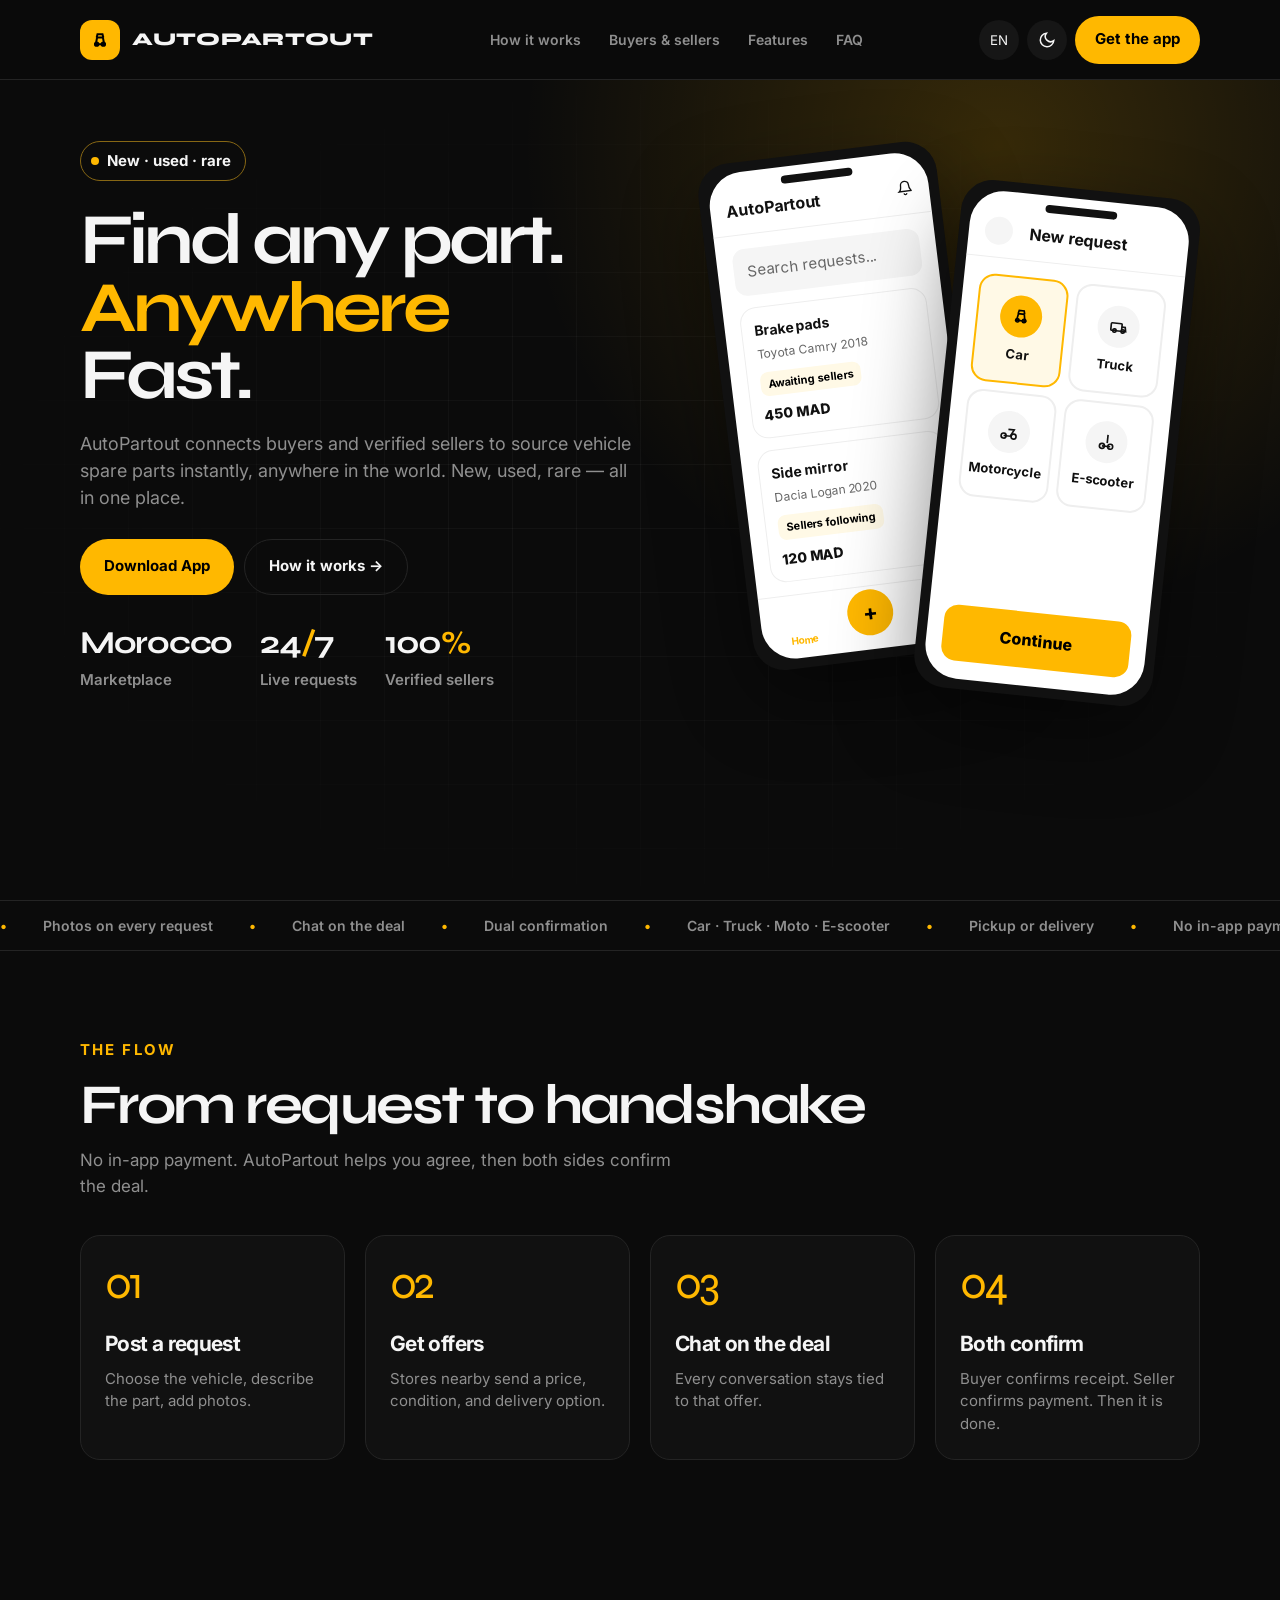
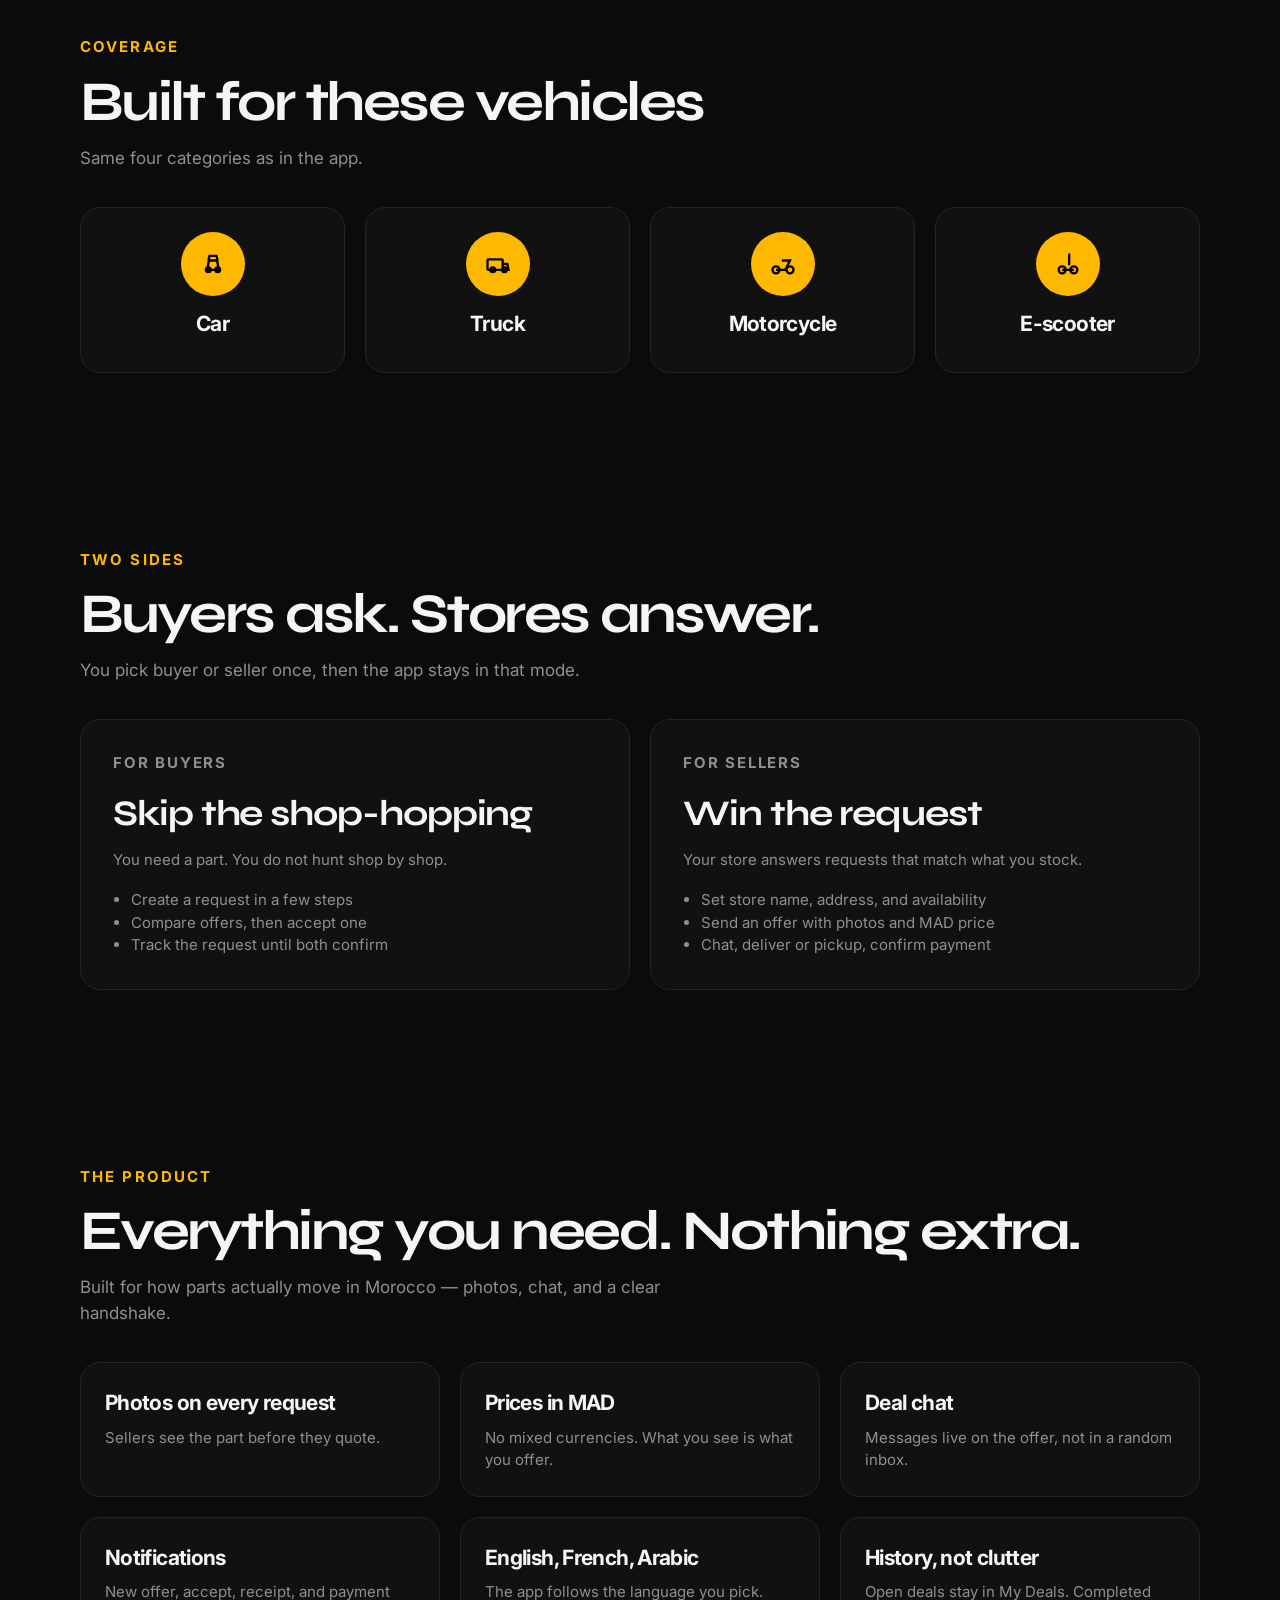
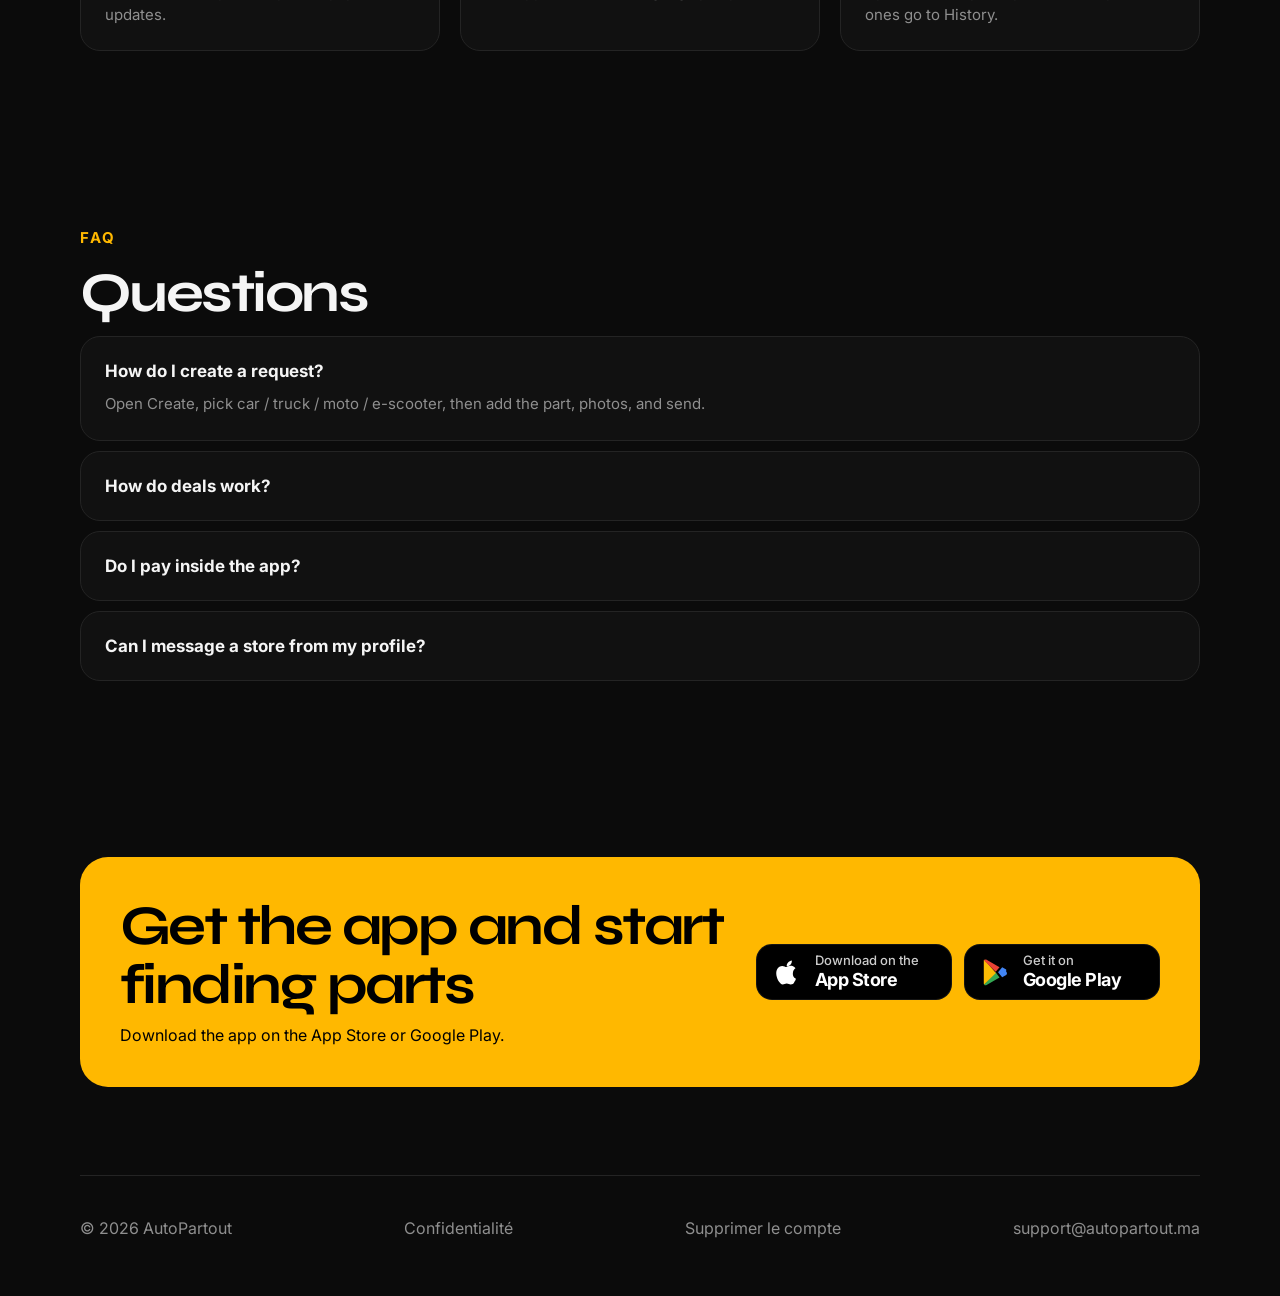
<file: index.html>
<!DOCTYPE html>
<html lang="fr" data-theme="dark">
  <head>
    <meta charset="UTF-8" />
    <meta name="viewport" content="width=device-width, initial-scale=1" />
    <title>AutoPartout — Find any part. Anywhere. Fast.</title>
    <meta
      name="description"
      content="AutoPartout connects buyers and verified sellers to source vehicle spare parts instantly, anywhere in the world. New, used, rare — all in one place."
    />
    <link rel="preconnect" href="https://fonts.googleapis.com" />
    <link rel="preconnect" href="https://fonts.gstatic.com" crossorigin />
    <link
      href="https://fonts.googleapis.com/css2?family=Inter:wght@400;500;600;700&family=Syne:wght@700;800&family=Tajawal:wght@400;500;700;800&display=swap"
      rel="stylesheet"
    />
    <link rel="stylesheet" href="./styles.css?v=9" />
  </head>
  <body>
    <header class="nav">
      <div class="wrap nav-inner">
        <a class="brand" href="#top">
          <span class="logo" aria-hidden="true">
            <svg width="20" height="20" viewBox="0 0 24 24" fill="none" stroke="currentColor" stroke-width="2.4">
              <path d="M5 17h14M7 17l1.5-8h7L17 17M8 9l1-4h6l1 4" />
              <circle cx="8" cy="17" r="2" />
              <circle cx="16" cy="17" r="2" />
            </svg>
          </span>
          AutoPartout
        </a>
        <nav class="nav-links">
          <a href="#how" data-i18n="nav.how"></a>
          <a href="#roles" data-i18n="nav.roles"></a>
          <a href="#features" data-i18n="nav.features"></a>
          <a href="#faq" data-i18n="nav.faq"></a>
        </nav>
        <div class="nav-actions">
          <div class="lang">
            <button class="lang-btn" id="langToggle" aria-label="Language">EN</button>
            <div class="lang-menu" id="langMenu">
              <button data-lang="en">English</button>
              <button data-lang="fr">Francais</button>
              <button data-lang="ar">العربية</button>
            </div>
          </div>
          <button class="icon-btn" id="themeToggle" aria-label="Theme">
            <svg width="18" height="18" viewBox="0 0 24 24" fill="none" stroke="currentColor" stroke-width="2">
              <path d="M21 12.8A9 9 0 1 1 11.2 3 7 7 0 0 0 21 12.8z" />
            </svg>
          </button>
          <a class="btn btn-primary" href="#download" data-i18n="nav.cta"></a>
          <button class="icon-btn menu-btn" id="menuBtn" aria-label="Menu">
            <svg width="18" height="18" viewBox="0 0 24 24" fill="none" stroke="currentColor" stroke-width="2">
              <path d="M4 7h16M4 12h16M4 17h16" />
            </svg>
          </button>
        </div>
      </div>
      <div class="wrap mobile-drawer" id="mobileNav">
        <a href="#how" data-i18n="nav.how"></a>
        <a href="#roles" data-i18n="nav.roles"></a>
        <a href="#features" data-i18n="nav.features"></a>
        <a href="#faq" data-i18n="nav.faq"></a>
        <a href="#download" data-i18n="nav.cta"></a>
      </div>
    </header>

    <main id="top">
      <section class="hero">
        <div class="wrap hero-grid">
          <div>
            <div class="kicker">
              <span class="kicker-dot"></span>
              <span data-i18n="hero.kicker"></span>
            </div>
            <h1>
              <span data-i18n="hero.t1"></span>
              <span class="accent" data-i18n="hero.t2"></span>
              <span data-i18n="hero.t3"></span>
            </h1>
            <p class="lead" data-i18n="hero.lead"></p>
            <div class="hero-actions">
              <a class="btn btn-primary btn-lg" href="#download" data-i18n="hero.cta"></a>
              <a class="btn btn-ghost btn-lg" href="#how" data-i18n="hero.secondary"></a>
            </div>
            <div class="stats">
              <div>
                <strong data-i18n="stats.s1v"></strong>
                <span class="stat-label" data-i18n="stats.s1l"></span>
              </div>
              <div>
                <strong dir="ltr">24<span class="stat-accent">/</span>7</strong>
                <span class="stat-label" data-i18n="stats.s2l"></span>
              </div>
              <div>
                <strong dir="ltr">100<span class="stat-accent">%</span></strong>
                <span class="stat-label" data-i18n="stats.s3l"></span>
              </div>
            </div>
          </div>

          <div class="phones" aria-hidden="true">
            <div class="phone phone-a">
              <div class="phone-screen">
                <div class="phone-status"><span class="notch"></span></div>
                <div class="phone-head">
                  <span>AutoPartout</span>
                  <span class="bell">
                    <svg width="16" height="16" viewBox="0 0 24 24" fill="none" stroke="currentColor" stroke-width="2">
                      <path d="M6 8a6 6 0 1 1 12 0c0 7 3 7 3 9H3s3-2 3-9" />
                      <path d="M10 20a2 2 0 0 0 4 0" />
                    </svg>
                  </span>
                </div>
                <div class="search" data-i18n="mock.search"></div>
                <div class="mini-card">
                  <strong data-i18n="mock.part1"></strong>
                  <span>Toyota Camry 2018</span>
                  <div class="pill" data-i18n="mock.awaiting"></div>
                  <div class="price">450 MAD</div>
                </div>
                <div class="mini-card">
                  <strong data-i18n="mock.part2"></strong>
                  <span>Dacia Logan 2020</span>
                  <div class="pill" data-i18n="mock.offers"></div>
                  <div class="price">120 MAD</div>
                </div>
                <div class="tabbar">
                  <div class="on">Home</div>
                  <div><div class="mid">+</div></div>
                  <div>Compte</div>
                </div>
              </div>
            </div>

            <div class="phone phone-b">
              <div class="phone-screen">
                <div class="phone-status"><span class="notch"></span></div>
                <div class="phone-head">
                  <span class="back-dot"></span>
                  <span data-i18n="mock.create"></span>
                  <span class="head-spacer"></span>
                </div>
                <div class="grid-2">
                  <div class="cat on">
                    <div class="icon-circle">
                      <svg width="20" height="20" viewBox="0 0 24 24" fill="none" stroke="currentColor" stroke-width="2"><path d="M5 17h14M7 17l1.5-8h7L17 17M8 9l1-4h6l1 4"/><circle cx="8" cy="17" r="2"/><circle cx="16" cy="17" r="2"/></svg>
                    </div>
                    <span data-i18n="vehicles.car"></span>
                  </div>
                  <div class="cat">
                    <div class="icon-circle">
                      <svg width="20" height="20" viewBox="0 0 24 24" fill="none" stroke="currentColor" stroke-width="2"><rect x="3" y="8" width="13" height="9" rx="1"/><path d="M16 12h4l1 5h-5"/><circle cx="7.5" cy="17" r="2"/><circle cx="17.5" cy="17" r="2"/></svg>
                    </div>
                    <span data-i18n="vehicles.truck"></span>
                  </div>
                  <div class="cat">
                    <div class="icon-circle">
                      <svg width="20" height="20" viewBox="0 0 24 24" fill="none" stroke="currentColor" stroke-width="2"><circle cx="6" cy="17" r="3"/><circle cx="18" cy="17" r="3"/><path d="M6 17h8l4-8H11"/></svg>
                    </div>
                    <span data-i18n="vehicles.moto"></span>
                  </div>
                  <div class="cat">
                    <div class="icon-circle">
                      <svg width="20" height="20" viewBox="0 0 24 24" fill="none" stroke="currentColor" stroke-width="2"><path d="M13 3v10M7 17h10"/><circle cx="7" cy="17" r="3"/><circle cx="17" cy="17" r="3"/></svg>
                    </div>
                    <span data-i18n="vehicles.escooter"></span>
                  </div>
                </div>
                <div class="continue" data-i18n="mock.continue"></div>
              </div>
            </div>
          </div>
        </div>
      </section>

      <div class="ticker" aria-hidden="true">
        <div class="ticker-track">
          <span data-i18n="ticker.c1"></span>
          <span data-i18n="ticker.c2"></span>
          <span data-i18n="ticker.c3"></span>
          <span data-i18n="ticker.c4"></span>
          <span data-i18n="ticker.c5"></span>
          <span data-i18n="ticker.c6"></span>
          <span data-i18n="ticker.c1"></span>
          <span data-i18n="ticker.c2"></span>
          <span data-i18n="ticker.c3"></span>
          <span data-i18n="ticker.c4"></span>
          <span data-i18n="ticker.c5"></span>
          <span data-i18n="ticker.c6"></span>
        </div>
      </div>

      <section class="section" id="how">
        <div class="wrap">
          <p class="eyebrow" data-i18n="how.eyebrow"></p>
          <h2 data-i18n="how.title"></h2>
          <p class="section-lead" data-i18n="how.lead"></p>
          <div class="steps">
            <article class="step">
              <div class="step-num">01</div>
              <h3 data-i18n="how.s1t"></h3>
              <p data-i18n="how.s1d"></p>
            </article>
            <article class="step">
              <div class="step-num">02</div>
              <h3 data-i18n="how.s2t"></h3>
              <p data-i18n="how.s2d"></p>
            </article>
            <article class="step">
              <div class="step-num">03</div>
              <h3 data-i18n="how.s3t"></h3>
              <p data-i18n="how.s3d"></p>
            </article>
            <article class="step">
              <div class="step-num">04</div>
              <h3 data-i18n="how.s4t"></h3>
              <p data-i18n="how.s4d"></p>
            </article>
          </div>
        </div>
      </section>

      <section class="section" id="vehicles">
        <div class="wrap">
          <p class="eyebrow" data-i18n="vehicles.eyebrow"></p>
          <h2 data-i18n="vehicles.title"></h2>
          <p class="section-lead" data-i18n="vehicles.lead"></p>
          <div class="vehicles">
            <article class="vehicle">
              <div class="icon-circle">
                <svg width="28" height="28" viewBox="0 0 24 24" fill="none" stroke="currentColor" stroke-width="2"><path d="M5 17h14M7 17l1.5-8h7L17 17M8 9l1-4h6l1 4"/><circle cx="8" cy="17" r="2"/><circle cx="16" cy="17" r="2"/></svg>
              </div>
              <h3 data-i18n="vehicles.car"></h3>
            </article>
            <article class="vehicle">
              <div class="icon-circle">
                <svg width="28" height="28" viewBox="0 0 24 24" fill="none" stroke="currentColor" stroke-width="2"><rect x="3" y="8" width="13" height="9" rx="1"/><path d="M16 12h4l1 5h-5"/><circle cx="7.5" cy="17" r="2"/><circle cx="17.5" cy="17" r="2"/></svg>
              </div>
              <h3 data-i18n="vehicles.truck"></h3>
            </article>
            <article class="vehicle">
              <div class="icon-circle">
                <svg width="28" height="28" viewBox="0 0 24 24" fill="none" stroke="currentColor" stroke-width="2"><circle cx="6" cy="17" r="3"/><circle cx="18" cy="17" r="3"/><path d="M6 17h8l4-8H11"/></svg>
              </div>
              <h3 data-i18n="vehicles.moto"></h3>
            </article>
            <article class="vehicle">
              <div class="icon-circle">
                <svg width="28" height="28" viewBox="0 0 24 24" fill="none" stroke="currentColor" stroke-width="2"><path d="M13 3v10M7 17h10"/><circle cx="7" cy="17" r="3"/><circle cx="17" cy="17" r="3"/></svg>
              </div>
              <h3 data-i18n="vehicles.escooter"></h3>
            </article>
          </div>
        </div>
      </section>

      <section class="section" id="roles">
        <div class="wrap">
          <p class="eyebrow" data-i18n="roles.eyebrow"></p>
          <h2 data-i18n="roles.title"></h2>
          <p class="section-lead" data-i18n="roles.lead"></p>
          <div class="roles">
            <article class="role">
              <p class="role-tag" data-i18n="roles.buyerTag"></p>
              <h3 data-i18n="roles.buyerTitle"></h3>
              <p data-i18n="roles.buyerLead"></p>
              <ul>
                <li data-i18n="roles.b1"></li>
                <li data-i18n="roles.b2"></li>
                <li data-i18n="roles.b3"></li>
              </ul>
            </article>
            <article class="role">
              <p class="role-tag" data-i18n="roles.sellerTag"></p>
              <h3 data-i18n="roles.sellerTitle"></h3>
              <p data-i18n="roles.sellerLead"></p>
              <ul>
                <li data-i18n="roles.s1"></li>
                <li data-i18n="roles.s2"></li>
                <li data-i18n="roles.s3"></li>
              </ul>
            </article>
          </div>
        </div>
      </section>

      <section class="section" id="features">
        <div class="wrap">
          <p class="eyebrow" data-i18n="features.eyebrow"></p>
          <h2 data-i18n="features.title"></h2>
          <p class="section-lead" data-i18n="features.lead"></p>
          <div class="features">
            <article class="feature">
              <h3 data-i18n="features.f1t"></h3>
              <p data-i18n="features.f1d"></p>
            </article>
            <article class="feature">
              <h3 data-i18n="features.f2t"></h3>
              <p data-i18n="features.f2d"></p>
            </article>
            <article class="feature">
              <h3 data-i18n="features.f3t"></h3>
              <p data-i18n="features.f3d"></p>
            </article>
            <article class="feature">
              <h3 data-i18n="features.f4t"></h3>
              <p data-i18n="features.f4d"></p>
            </article>
            <article class="feature">
              <h3 data-i18n="features.f5t"></h3>
              <p data-i18n="features.f5d"></p>
            </article>
            <article class="feature">
              <h3 data-i18n="features.f6t"></h3>
              <p data-i18n="features.f6d"></p>
            </article>
          </div>
        </div>
      </section>

      <section class="section" id="faq">
        <div class="wrap">
          <p class="eyebrow" data-i18n="faq.eyebrow"></p>
          <h2 data-i18n="faq.title"></h2>
          <div class="faq-item open">
            <button type="button" data-i18n="faq.q1"></button>
            <p data-i18n="faq.a1"></p>
          </div>
          <div class="faq-item">
            <button type="button" data-i18n="faq.q2"></button>
            <p data-i18n="faq.a2"></p>
          </div>
          <div class="faq-item">
            <button type="button" data-i18n="faq.q3"></button>
            <p data-i18n="faq.a3"></p>
          </div>
          <div class="faq-item">
            <button type="button" data-i18n="faq.q4"></button>
            <p data-i18n="faq.a4"></p>
          </div>
        </div>
      </section>

      <section class="section" id="download">
        <div class="wrap">
          <div class="cta-band">
            <div>
              <h2 data-i18n="cta.title"></h2>
              <p data-i18n="cta.lead"></p>
            </div>
            <div class="store-btns">
              <a class="store-btn js-store-ios" href="https://apps.apple.com/app/autopartout" target="_blank" rel="noopener noreferrer" aria-label="App Store">
                <svg class="store-logo" viewBox="0 0 24 24" aria-hidden="true">
                  <path fill="currentColor" d="M16.4 12.7c0-2.3 1.9-3.4 2-3.5-1.1-1.6-2.8-1.8-3.4-1.8-1.4-.1-2.8.9-3.5.9s-1.8-.8-3-.8c-1.5 0-3 .9-3.8 2.3-1.6 2.8-.4 7 1.2 9.3.8 1.1 1.7 2.3 2.9 2.3 1.2 0 1.6-.7 3-.7s1.8.7 3 .7 2-.1 2.9-2.2c.7-1.1 1-2.1 1-2.2-.1 0-2.3-.9-2.3-3.3zM14.7 6.3c.6-.8 1.1-1.9.9-3-1 .1-2.1.7-2.8 1.5-.6.7-1.2 1.8-1 2.9 1.1.1 2.2-.5 2.9-1.4z"/>
                </svg>
                <span>
                  <small data-i18n="store.iosTop"></small>
                  <strong data-i18n="store.iosName"></strong>
                </span>
              </a>
              <a class="store-btn js-store-android" href="https://play.google.com/store/apps/details?id=com.autopartout.app" target="_blank" rel="noopener noreferrer" aria-label="Google Play">
                <svg class="store-logo" viewBox="0 0 24 24" fill="none" aria-hidden="true">
                  <path fill="#34A853" d="M12.5 12.2 3.8 21.3c.2.4.6.7 1.1.7.3 0 .5-.1.8-.2l9.7-5.6-2.9-4z"/>
                  <path fill="#4285F4" d="M20.4 10.2 17.4 8.5l-3.1 3.7 3.1 3.7 3-1.7c.8-.5.8-1.8 0-2.3z"/>
                  <path fill="#FBBC04" d="M3.8 2.7c-.1.2-.2.4-.2.7v17.2c0 .3.1.5.2.7l8.9-8.6L3.8 2.7z"/>
                  <path fill="#EA4335" d="M12.5 11.8 15.4 8.5 5.7 2.9C5.4 2.7 5.2 2.6 4.9 2.6c-.5 0-.9.3-1.1.7l8.7 8.5z"/>
                </svg>
                <span>
                  <small data-i18n="store.androidTop"></small>
                  <strong data-i18n="store.androidName"></strong>
                </span>
              </a>
            </div>
          </div>
        </div>
      </section>
    </main>

    <footer class="wrap footer">
      <span>© 2026 AutoPartout</span>
      <a href="./privacy/">Confidentialité</a>
      <a href="./delete-account/">Supprimer le compte</a>
      <a href="mailto:support@autopartout.ma">support@autopartout.ma</a>
    </footer>

    <script src="./script.js?v=10"></script>
  </body>
</html>
</file>
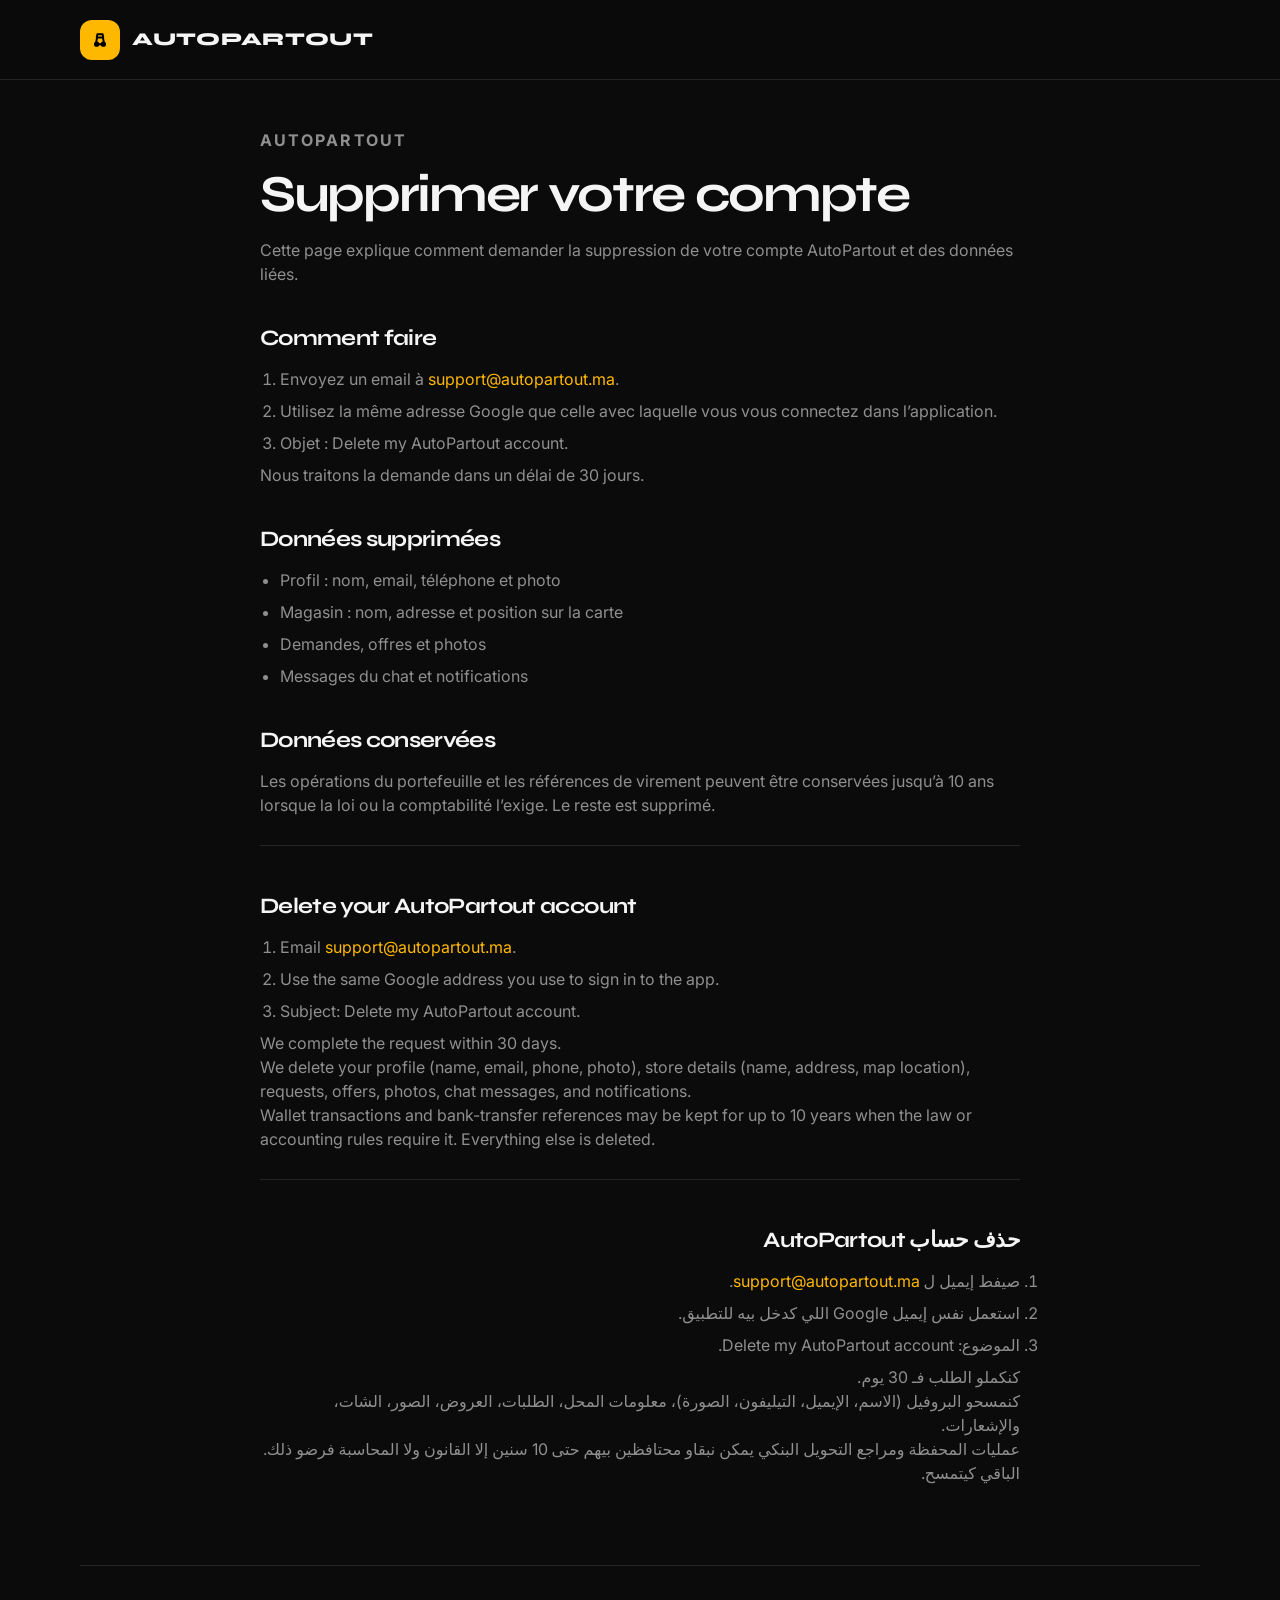
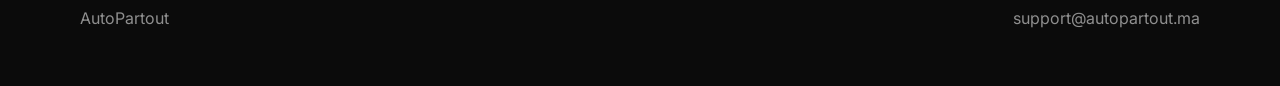
<file: delete-account/index.html>
<!DOCTYPE html>
<html lang="fr" data-theme="dark">
  <head>
    <meta charset="UTF-8" />
    <meta name="viewport" content="width=device-width, initial-scale=1" />
    <title>Supprimer votre compte AutoPartout</title>
    <meta
      name="description"
      content="Comment demander la suppression de votre compte AutoPartout et des données associées."
    />
    <link rel="canonical" href="https://autopartout.ma/delete-account/" />
    <link rel="preconnect" href="https://fonts.googleapis.com" />
    <link rel="preconnect" href="https://fonts.gstatic.com" crossorigin />
    <link
      href="https://fonts.googleapis.com/css2?family=Inter:wght@400;500;600;700&family=Syne:wght@700;800&family=Tajawal:wght@400;500;700;800&display=swap"
      rel="stylesheet"
    />
    <link rel="stylesheet" href="../styles.css?v=10" />
  </head>
  <body>
    <header class="nav">
      <div class="wrap nav-inner">
        <a class="brand" href="../">
          <span class="logo" aria-hidden="true">
            <svg width="20" height="20" viewBox="0 0 24 24" fill="none" stroke="currentColor" stroke-width="2.4">
              <path d="M5 17h14M7 17l1.5-8h7L17 17M8 9l1-4h6l1 4" />
              <circle cx="8" cy="17" r="2" />
              <circle cx="16" cy="17" r="2" />
            </svg>
          </span>
          AutoPartout
        </a>
      </div>
    </header>

    <main class="wrap legal">
      <section class="lang-block" lang="fr">
        <p class="eyebrow">AutoPartout</p>
        <h1>Supprimer votre compte</h1>
        <p>
          Cette page explique comment demander la suppression de votre compte AutoPartout
          et des données liées.
        </p>
        <h2>Comment faire</h2>
        <ol>
          <li>
            Envoyez un email à
            <a href="mailto:support@autopartout.ma?subject=Delete%20my%20AutoPartout%20account">support@autopartout.ma</a>.
          </li>
          <li>Utilisez la même adresse Google que celle avec laquelle vous vous connectez dans l’application.</li>
          <li>Objet : Delete my AutoPartout account.</li>
        </ol>
        <p>Nous traitons la demande dans un délai de 30 jours.</p>
        <h2>Données supprimées</h2>
        <ul>
          <li>Profil : nom, email, téléphone et photo</li>
          <li>Magasin : nom, adresse et position sur la carte</li>
          <li>Demandes, offres et photos</li>
          <li>Messages du chat et notifications</li>
        </ul>
        <h2>Données conservées</h2>
        <p>
          Les opérations du portefeuille et les références de virement peuvent être
          conservées jusqu’à 10 ans lorsque la loi ou la comptabilité l’exige.
          Le reste est supprimé.
        </p>
      </section>

      <section class="lang-block" lang="en">
        <h2>Delete your AutoPartout account</h2>
        <ol>
          <li>
            Email
            <a href="mailto:support@autopartout.ma?subject=Delete%20my%20AutoPartout%20account">support@autopartout.ma</a>.
          </li>
          <li>Use the same Google address you use to sign in to the app.</li>
          <li>Subject: Delete my AutoPartout account.</li>
        </ol>
        <p>We complete the request within 30 days.</p>
        <p>
          We delete your profile (name, email, phone, photo), store details (name, address,
          map location), requests, offers, photos, chat messages, and notifications.
        </p>
        <p>
          Wallet transactions and bank-transfer references may be kept for up to 10 years
          when the law or accounting rules require it. Everything else is deleted.
        </p>
      </section>

      <section class="lang-block" lang="ar" dir="rtl">
        <h2>حذف حساب AutoPartout</h2>
        <ol>
          <li>
            صيفط إيميل ل
            <a href="mailto:support@autopartout.ma?subject=Delete%20my%20AutoPartout%20account">support@autopartout.ma</a>.
          </li>
          <li>استعمل نفس إيميل Google اللي كدخل بيه للتطبيق.</li>
          <li>الموضوع: Delete my AutoPartout account.</li>
        </ol>
        <p>كنكملو الطلب فـ 30 يوم.</p>
        <p>
          كنمسحو البروفيل (الاسم، الإيميل، التيليفون، الصورة)، معلومات المحل،
          الطلبات، العروض، الصور، الشات، والإشعارات.
        </p>
        <p>
          عمليات المحفظة ومراجع التحويل البنكي يمكن نبقاو محتافظين بيهم حتى 10 سنين
          إلا القانون ولا المحاسبة فرضو ذلك. الباقي كيتمسح.
        </p>
      </section>
    </main>

    <footer class="wrap footer">
      <a href="../">AutoPartout</a>
      <a href="mailto:support@autopartout.ma">support@autopartout.ma</a>
    </footer>
  </body>
</html>
</file>
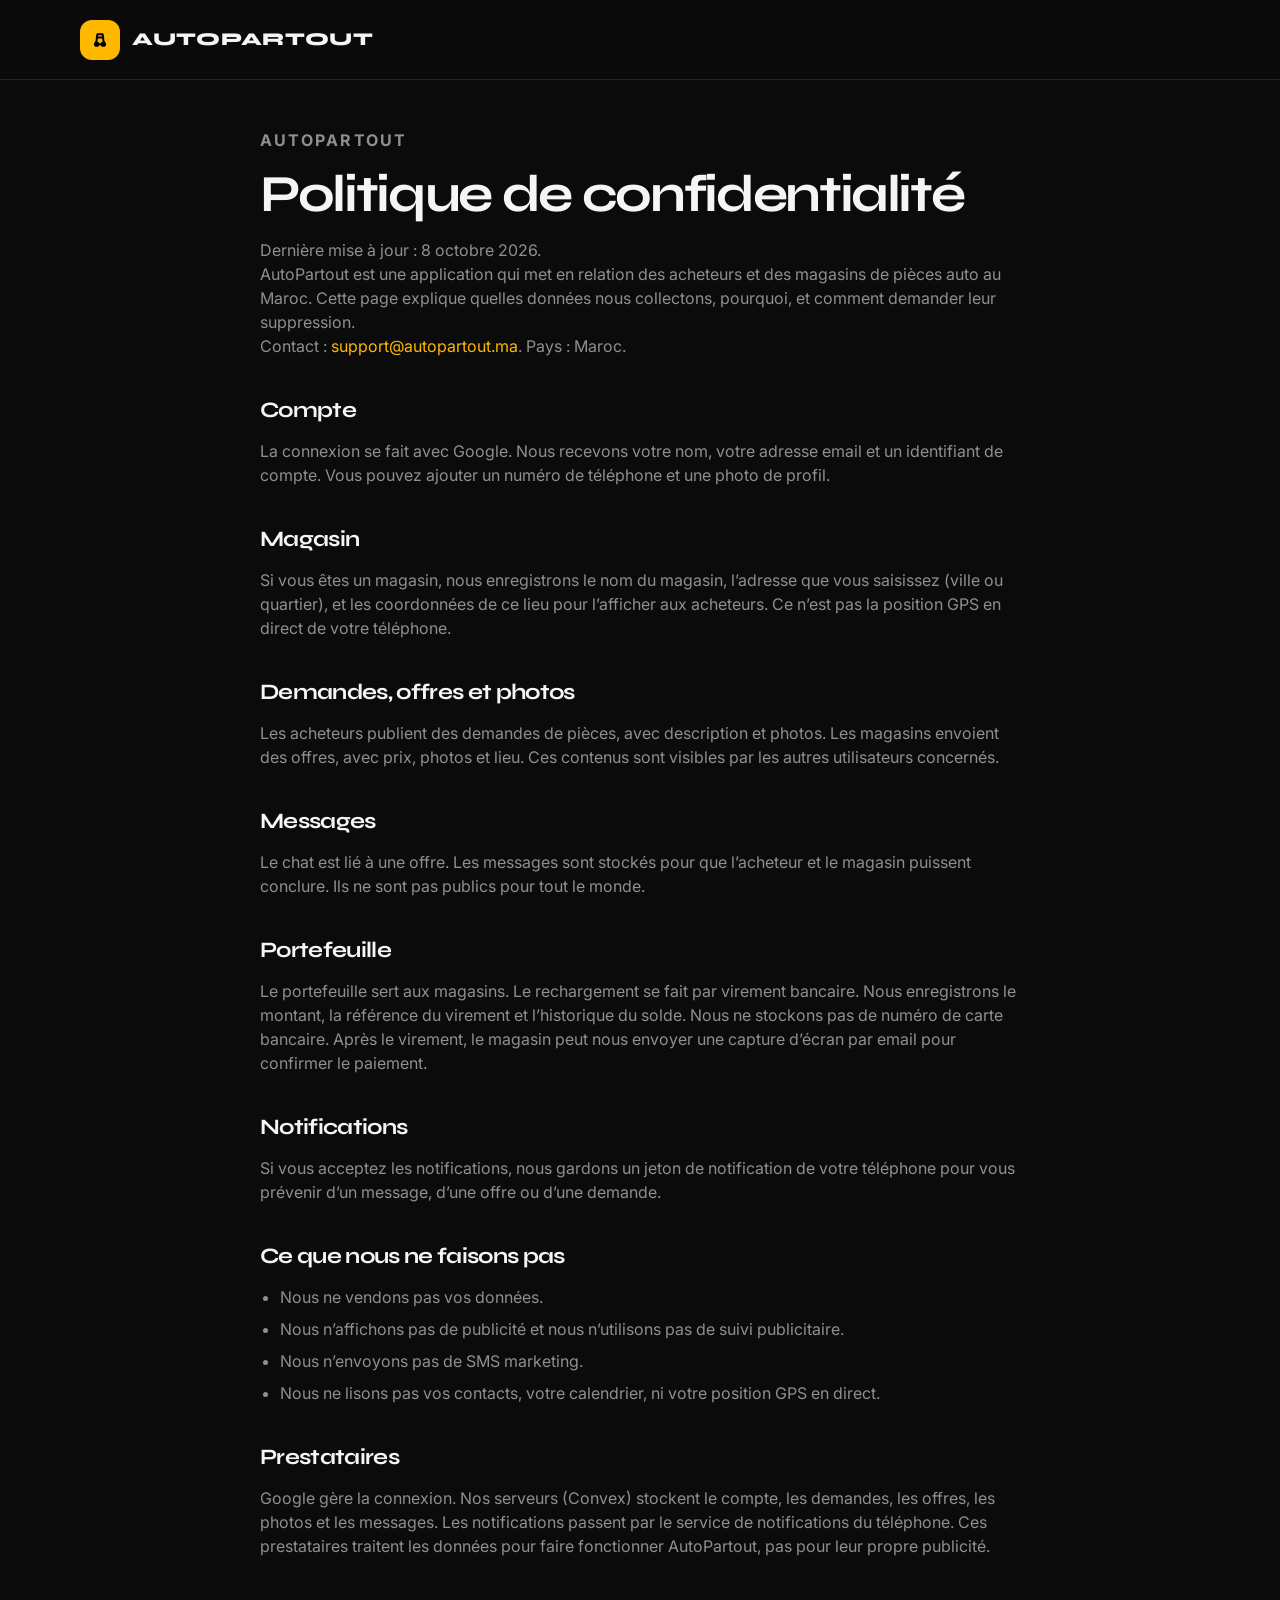
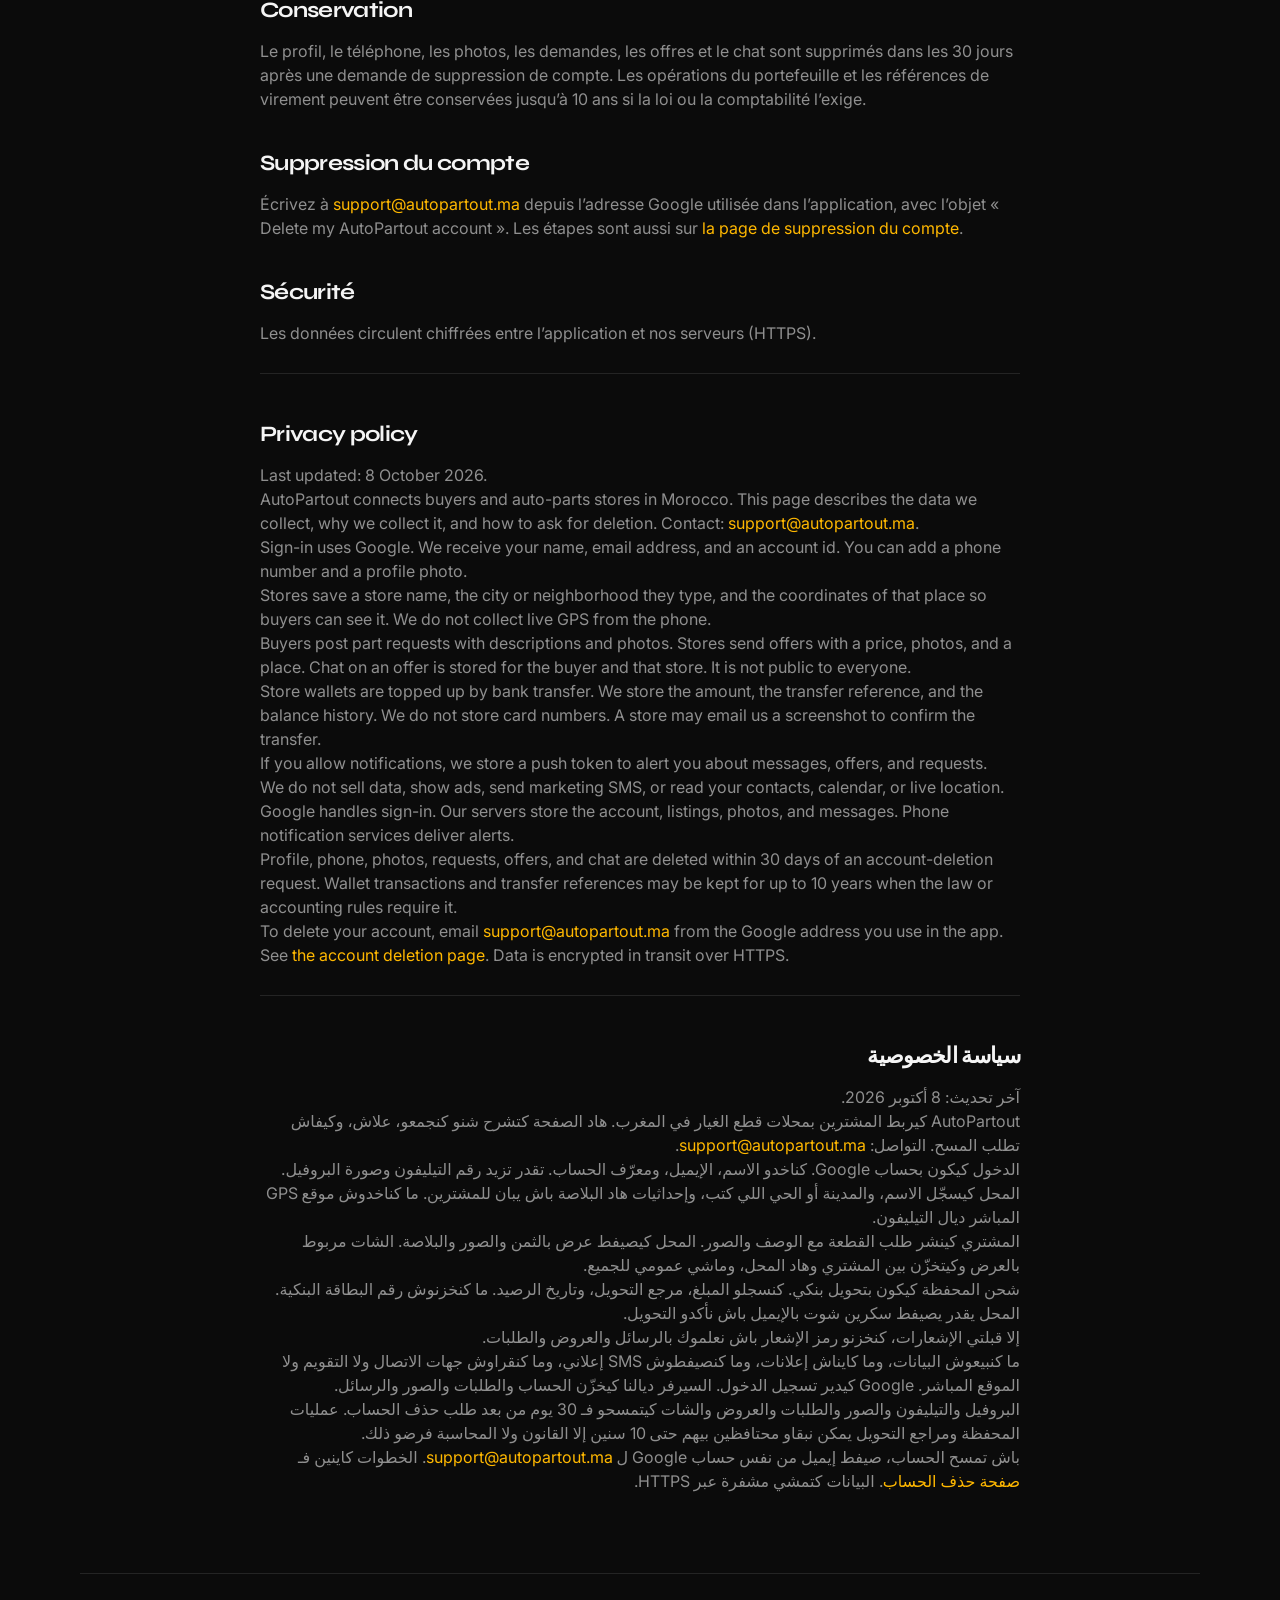
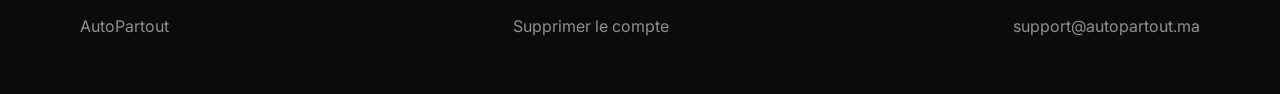
<file: privacy/index.html>
<!DOCTYPE html>
<html lang="fr" data-theme="dark">
  <head>
    <meta charset="UTF-8" />
    <meta name="viewport" content="width=device-width, initial-scale=1" />
    <title>Politique de confidentialité — AutoPartout</title>
    <meta
      name="description"
      content="Politique de confidentialité d'AutoPartout : données collectées, utilisation, conservation et suppression du compte."
    />
    <link rel="canonical" href="https://autopartout.ma/privacy/" />
    <link rel="preconnect" href="https://fonts.googleapis.com" />
    <link rel="preconnect" href="https://fonts.gstatic.com" crossorigin />
    <link
      href="https://fonts.googleapis.com/css2?family=Inter:wght@400;500;600;700&family=Syne:wght@700;800&family=Tajawal:wght@400;500;700;800&display=swap"
      rel="stylesheet"
    />
    <link rel="stylesheet" href="../styles.css?v=10" />
  </head>
  <body>
    <header class="nav">
      <div class="wrap nav-inner">
        <a class="brand" href="../">
          <span class="logo" aria-hidden="true">
            <svg width="20" height="20" viewBox="0 0 24 24" fill="none" stroke="currentColor" stroke-width="2.4">
              <path d="M5 17h14M7 17l1.5-8h7L17 17M8 9l1-4h6l1 4" />
              <circle cx="8" cy="17" r="2" />
              <circle cx="16" cy="17" r="2" />
            </svg>
          </span>
          AutoPartout
        </a>
      </div>
    </header>

    <main class="wrap legal">
      <section class="lang-block" lang="fr">
        <p class="eyebrow">AutoPartout</p>
        <h1>Politique de confidentialité</h1>
        <p>Dernière mise à jour : 8 octobre 2026.</p>
        <p>
          AutoPartout est une application qui met en relation des acheteurs et des magasins
          de pièces auto au Maroc. Cette page explique quelles données nous collectons,
          pourquoi, et comment demander leur suppression.
        </p>
        <p>
          Contact : <a href="mailto:support@autopartout.ma">support@autopartout.ma</a>.
          Pays : Maroc.
        </p>

        <h2>Compte</h2>
        <p>
          La connexion se fait avec Google. Nous recevons votre nom, votre adresse email
          et un identifiant de compte. Vous pouvez ajouter un numéro de téléphone et une
          photo de profil.
        </p>

        <h2>Magasin</h2>
        <p>
          Si vous êtes un magasin, nous enregistrons le nom du magasin, l’adresse que vous
          saisissez (ville ou quartier), et les coordonnées de ce lieu pour l’afficher aux
          acheteurs. Ce n’est pas la position GPS en direct de votre téléphone.
        </p>

        <h2>Demandes, offres et photos</h2>
        <p>
          Les acheteurs publient des demandes de pièces, avec description et photos.
          Les magasins envoient des offres, avec prix, photos et lieu. Ces contenus sont
          visibles par les autres utilisateurs concernés.
        </p>

        <h2>Messages</h2>
        <p>
          Le chat est lié à une offre. Les messages sont stockés pour que l’acheteur et
          le magasin puissent conclure. Ils ne sont pas publics pour tout le monde.
        </p>

        <h2>Portefeuille</h2>
        <p>
          Le portefeuille sert aux magasins. Le rechargement se fait par virement bancaire.
          Nous enregistrons le montant, la référence du virement et l’historique du solde.
          Nous ne stockons pas de numéro de carte bancaire. Après le virement, le magasin
          peut nous envoyer une capture d’écran par email pour confirmer le paiement.
        </p>

        <h2>Notifications</h2>
        <p>
          Si vous acceptez les notifications, nous gardons un jeton de notification de
          votre téléphone pour vous prévenir d’un message, d’une offre ou d’une demande.
        </p>

        <h2>Ce que nous ne faisons pas</h2>
        <ul>
          <li>Nous ne vendons pas vos données.</li>
          <li>Nous n’affichons pas de publicité et nous n’utilisons pas de suivi publicitaire.</li>
          <li>Nous n’envoyons pas de SMS marketing.</li>
          <li>Nous ne lisons pas vos contacts, votre calendrier, ni votre position GPS en direct.</li>
        </ul>

        <h2>Prestataires</h2>
        <p>
          Google gère la connexion. Nos serveurs (Convex) stockent le compte, les demandes,
          les offres, les photos et les messages. Les notifications passent par le service
          de notifications du téléphone. Ces prestataires traitent les données pour faire
          fonctionner AutoPartout, pas pour leur propre publicité.
        </p>

        <h2>Conservation</h2>
        <p>
          Le profil, le téléphone, les photos, les demandes, les offres et le chat sont
          supprimés dans les 30 jours après une demande de suppression de compte.
          Les opérations du portefeuille et les références de virement peuvent être
          conservées jusqu’à 10 ans si la loi ou la comptabilité l’exige.
        </p>

        <h2>Suppression du compte</h2>
        <p>
          Écrivez à
          <a href="mailto:support@autopartout.ma?subject=Delete%20my%20AutoPartout%20account">support@autopartout.ma</a>
          depuis l’adresse Google utilisée dans l’application, avec l’objet
          « Delete my AutoPartout account ». Les étapes sont aussi sur
          <a href="../delete-account/">la page de suppression du compte</a>.
        </p>

        <h2>Sécurité</h2>
        <p>Les données circulent chiffrées entre l’application et nos serveurs (HTTPS).</p>
      </section>

      <section class="lang-block" lang="en">
        <h2>Privacy policy</h2>
        <p>Last updated: 8 October 2026.</p>
        <p>
          AutoPartout connects buyers and auto-parts stores in Morocco. This page describes
          the data we collect, why we collect it, and how to ask for deletion.
          Contact: <a href="mailto:support@autopartout.ma">support@autopartout.ma</a>.
        </p>
        <p>
          Sign-in uses Google. We receive your name, email address, and an account id.
          You can add a phone number and a profile photo.
        </p>
        <p>
          Stores save a store name, the city or neighborhood they type, and the coordinates
          of that place so buyers can see it. We do not collect live GPS from the phone.
        </p>
        <p>
          Buyers post part requests with descriptions and photos. Stores send offers with
          a price, photos, and a place. Chat on an offer is stored for the buyer and that
          store. It is not public to everyone.
        </p>
        <p>
          Store wallets are topped up by bank transfer. We store the amount, the transfer
          reference, and the balance history. We do not store card numbers. A store may
          email us a screenshot to confirm the transfer.
        </p>
        <p>
          If you allow notifications, we store a push token to alert you about messages,
          offers, and requests.
        </p>
        <p>
          We do not sell data, show ads, send marketing SMS, or read your contacts,
          calendar, or live location. Google handles sign-in. Our servers store the
          account, listings, photos, and messages. Phone notification services deliver alerts.
        </p>
        <p>
          Profile, phone, photos, requests, offers, and chat are deleted within 30 days of
          an account-deletion request. Wallet transactions and transfer references may be
          kept for up to 10 years when the law or accounting rules require it.
        </p>
        <p>
          To delete your account, email
          <a href="mailto:support@autopartout.ma?subject=Delete%20my%20AutoPartout%20account">support@autopartout.ma</a>
          from the Google address you use in the app. See
          <a href="../delete-account/">the account deletion page</a>.
          Data is encrypted in transit over HTTPS.
        </p>
      </section>

      <section class="lang-block" lang="ar" dir="rtl">
        <h2>سياسة الخصوصية</h2>
        <p>آخر تحديث: 8 أكتوبر 2026.</p>
        <p>
          AutoPartout كيربط المشترين بمحلات قطع الغيار في المغرب. هاد الصفحة كتشرح
          شنو كنجمعو، علاش، وكيفاش تطلب المسح.
          التواصل: <a href="mailto:support@autopartout.ma">support@autopartout.ma</a>.
        </p>
        <p>
          الدخول كيكون بحساب Google. كناخدو الاسم، الإيميل، ومعرّف الحساب.
          تقدر تزيد رقم التيليفون وصورة البروفيل.
        </p>
        <p>
          المحل كيسجّل الاسم، والمدينة أو الحي اللي كتب، وإحداثيات هاد البلاصة باش
          يبان للمشترين. ما كناخدوش موقع GPS المباشر ديال التيليفون.
        </p>
        <p>
          المشتري كينشر طلب القطعة مع الوصف والصور. المحل كيصيفط عرض بالثمن والصور
          والبلاصة. الشات مربوط بالعرض وكيتخزّن بين المشتري وهاد المحل، وماشي عمومي
          للجميع.
        </p>
        <p>
          شحن المحفظة كيكون بتحويل بنكي. كنسجلو المبلغ، مرجع التحويل، وتاريخ الرصيد.
          ما كنخزنوش رقم البطاقة البنكية. المحل يقدر يصيفط سكرين شوت بالإيميل باش
          نأكدو التحويل.
        </p>
        <p>
          إلا قبلتي الإشعارات، كنخزنو رمز الإشعار باش نعلموك بالرسائل والعروض والطلبات.
        </p>
        <p>
          ما كنبيعوش البيانات، وما كايناش إعلانات، وما كنصيفطوش SMS إعلاني، وما كنقراوش
          جهات الاتصال ولا التقويم ولا الموقع المباشر. Google كيدير تسجيل الدخول.
          السيرفر ديالنا كيخزّن الحساب والطلبات والصور والرسائل.
        </p>
        <p>
          البروفيل والتيليفون والصور والطلبات والعروض والشات كيتمسحو فـ 30 يوم من بعد
          طلب حذف الحساب. عمليات المحفظة ومراجع التحويل يمكن نبقاو محتافظين بيهم حتى
          10 سنين إلا القانون ولا المحاسبة فرضو ذلك.
        </p>
        <p>
          باش تمسح الحساب، صيفط إيميل من نفس حساب Google ل
          <a href="mailto:support@autopartout.ma?subject=Delete%20my%20AutoPartout%20account">support@autopartout.ma</a>.
          الخطوات كاينين فـ <a href="../delete-account/">صفحة حذف الحساب</a>.
          البيانات كتمشي مشفرة عبر HTTPS.
        </p>
      </section>
    </main>

    <footer class="wrap footer">
      <a href="../">AutoPartout</a>
      <a href="../delete-account/">Supprimer le compte</a>
      <a href="mailto:support@autopartout.ma">support@autopartout.ma</a>
    </footer>
  </body>
</html>
</file>
<file: styles.css>
:root {
  --yellow: #ffb800;
  --yellow-soft: #3d3100;
  --splash: #2a1a00;
  --text: #f5f5f5;
  --muted: #8f8f8f;
  --bg: #0b0b0b;
  --surface: #161616;
  --border: #242424;
  --card: #111111;
  --icon: #bdbdbd;
  --shadow: 0 30px 80px rgba(0, 0, 0, 0.45);
  --radius: 20px;
  --radius-lg: 28px;
  --nav: 80px;
  --grid: rgba(255, 255, 255, 0.035);
}

html[data-theme='light'] {
  --yellow-soft: #ffe9b0;
  --splash: #ffe1a3;
  --text: #1a160f;
  --muted: #6f675c;
  --bg: #f7f1e6;
  --surface: #efe6d4;
  --border: #e4d8c2;
  --card: #fffcf6;
  --icon: #6f675c;
  --shadow: 0 24px 60px rgba(70, 50, 10, 0.12);
  --grid: rgba(90, 60, 0, 0.07);
}

* {
  box-sizing: border-box;
  margin: 0;
  padding: 0;
}

html {
  scroll-behavior: smooth;
  scroll-padding-top: 96px;
  -webkit-text-size-adjust: 100%;
}

body {
  font-family: Inter, ui-sans-serif, system-ui, sans-serif;
  background: var(--bg);
  color: var(--text);
  font-size: 16px;
  line-height: 1.5;
  overflow-x: hidden;
}

img {
  max-width: 100%;
}

a {
  color: inherit;
  text-decoration: none;
}

button,
.btn {
  font-family: inherit;
}

.wrap {
  width: min(1120px, calc(100% - 48px));
  margin: 0 auto;
}

.nav {
  position: sticky;
  top: 0;
  z-index: 40;
  height: var(--nav);
  background: color-mix(in srgb, var(--bg) 78%, transparent);
  backdrop-filter: blur(18px);
  border-bottom: 1px solid var(--border);
}

.nav-inner {
  height: 100%;
  display: flex;
  align-items: center;
  justify-content: space-between;
  gap: 16px;
}

.brand {
  display: flex;
  align-items: center;
  gap: 12px;
  font-family: Syne, Inter, sans-serif;
  font-weight: 800;
  font-size: 18px;
  letter-spacing: 0.04em;
  text-transform: uppercase;
}

.logo {
  width: 40px;
  height: 40px;
  border-radius: 12px;
  background: var(--yellow);
  display: grid;
  place-items: center;
  color: #000;
}

.nav-links {
  display: flex;
  align-items: center;
  gap: 28px;
  color: var(--muted);
  font-size: 14px;
  font-weight: 600;
}

.nav-links a:hover,
.nav-links a:focus-visible {
  color: var(--text);
}

.nav-actions {
  display: flex;
  align-items: center;
  gap: 8px;
}

.icon-btn,
.lang-btn {
  width: 40px;
  height: 40px;
  border: 0;
  border-radius: 20px;
  background: var(--surface);
  color: var(--text);
  display: grid;
  place-items: center;
  cursor: pointer;
}

.lang {
  position: relative;
}

.lang-menu {
  display: none;
  position: absolute;
  inset-inline-end: 0;
  top: calc(100% + 8px);
  min-width: 140px;
  background: var(--card);
  border: 1px solid var(--border);
  border-radius: 14px;
  box-shadow: var(--shadow);
  overflow: hidden;
}

.lang.open .lang-menu {
  display: block;
}

.lang-menu button {
  width: 100%;
  border: 0;
  background: transparent;
  color: var(--text);
  text-align: start;
  padding: 12px 16px;
  font-size: 16px;
  font-weight: 600;
  cursor: pointer;
}

#langMenu button[data-lang='ar'] {
  font-family: Tajawal, Inter, sans-serif;
}

.lang-menu button:hover,
.lang-menu button[aria-current='true'] {
  background: var(--yellow-soft);
}

.menu-btn {
  display: none;
}

.btn {
  display: inline-flex;
  align-items: center;
  justify-content: center;
  gap: 8px;
  height: 48px;
  padding: 0 20px;
  border-radius: 999px;
  border: 0;
  font-size: 15px;
  font-weight: 700;
  cursor: pointer;
}

.btn-primary {
  background: var(--yellow);
  color: #000;
}

.btn-primary:hover {
  filter: brightness(0.96);
}

.btn-ghost {
  background: transparent;
  color: var(--text);
  border: 1px solid var(--border);
}

.btn-lg {
  height: 56px;
  padding: 0 24px;
}

.hero {
  position: relative;
  padding: 56px 0 40px;
  overflow: hidden;
  min-height: calc(100vh - var(--nav));
  background:
    radial-gradient(circle at 78% 8%, rgba(255, 184, 0, 0.18) 0%, transparent 38%),
    var(--bg);
}

.hero::before {
  content: '';
  position: absolute;
  inset: 0;
  background-image:
    linear-gradient(var(--grid) 1px, transparent 1px),
    linear-gradient(90deg, var(--grid) 1px, transparent 1px);
  background-size: 64px 64px;
  mask-image: radial-gradient(ellipse at center, #000 20%, transparent 78%);
  pointer-events: none;
}

.hero-grid {
  position: relative;
  display: grid;
  grid-template-columns: minmax(0, 1.05fr) minmax(280px, 0.9fr);
  gap: 28px;
  align-items: center;
}

.kicker {
  display: inline-flex;
  align-items: center;
  gap: 8px;
  background: transparent;
  border: 1px solid color-mix(in srgb, var(--yellow) 45%, var(--border));
  color: var(--text);
  border-radius: 999px;
  padding: 8px 14px 8px 10px;
  font-size: 15px;
  font-weight: 700;
  margin-bottom: 26px;
}

.kicker-dot {
  width: 8px;
  height: 8px;
  border-radius: 50%;
  background: var(--yellow);
}

h1 {
  font-family: Syne, Inter, sans-serif;
  font-size: clamp(40px, 5.6vw, 80px);
  line-height: 0.94;
  letter-spacing: -0.055em;
  margin-bottom: 20px;
}

h1 span {
  display: block;
}

h1 .accent {
  color: var(--yellow);
}

.lead {
  font-size: 18px;
  color: var(--muted);
  max-width: 560px;
  margin-bottom: 28px;
}

.hero-actions {
  display: flex;
  flex-wrap: wrap;
  gap: 10px;
  margin-bottom: 8px;
}

.store-btns {
  display: flex;
  flex-wrap: wrap;
  gap: 12px;
}

.store-btn {
  display: inline-flex;
  align-items: center;
  gap: 12px;
  min-width: 196px;
  height: 56px;
  padding: 10px 18px 10px 14px;
  border-radius: 16px;
  background: #000;
  color: #fff;
  border: 1px solid rgba(255, 255, 255, 0.08);
}

html[data-theme='light'] .store-btn {
  border-color: #111;
}

.store-btn:hover {
  filter: brightness(1.12);
}

.store-logo {
  width: 32px;
  height: 32px;
  flex: 0 0 32px;
}

.store-btn small {
  display: block;
  font-size: 13px;
  font-weight: 500;
  opacity: 0.8;
  line-height: 1.2;
}

.store-btn strong {
  display: block;
  font-size: 18px;
  font-weight: 700;
  letter-spacing: -0.03em;
  line-height: 1.2;
}

.stats {
  display: flex;
  gap: 28px;
  margin-top: 24px;
  flex-wrap: wrap;
}

.stats strong {
  display: block;
  font-family: Syne, Inter, sans-serif;
  font-size: 32px;
  letter-spacing: -0.04em;
}

.stats .stat-label {
  color: var(--muted);
  font-size: 15px;
  font-weight: 600;
}

.stats .stat-accent {
  color: var(--yellow);
}

.stats [dir='ltr'] {
  unicode-bidi: isolate;
  direction: ltr;
}

.phones {
  position: relative;
  min-height: 560px;
  min-width: 0;
  display: flex;
  align-items: center;
  justify-content: center;
}

.phone {
  width: 240px;
  height: 510px;
  border-radius: 32px;
  background: #111;
  padding: 10px;
  box-shadow: var(--shadow);
  position: relative;
  flex: 0 0 auto;
}

.phone-a {
  transform: rotate(-7deg) translate(18px, -8px);
  z-index: 1;
}

.phone-b {
  transform: rotate(6deg) translate(-8px, 28px);
  z-index: 2;
}

.phone-screen {
  height: 100%;
  background: #fff;
  color: #111;
  border-radius: 34px;
  overflow: hidden;
  display: flex;
  flex-direction: column;
}

.phone-status {
  height: 18px;
  display: flex;
  justify-content: center;
  align-items: center;
  padding-top: 8px;
}

.notch {
  width: 72px;
  height: 8px;
  border-radius: 8px;
  background: #111;
}

.phone-head {
  display: flex;
  align-items: center;
  justify-content: space-between;
  padding: 8px 16px 12px;
  border-bottom: 1px solid #eee;
  font-weight: 700;
  gap: 8px;
}

.back-dot,
.head-spacer {
  width: 28px;
  height: 28px;
  border-radius: 14px;
  background: #f5f5f5;
  flex: 0 0 28px;
}

.head-spacer {
  background: transparent;
}

.search {
  margin: 14px 16px 0;
  background: #f5f5f5;
  border-radius: 12px;
  color: #666;
  font-size: 15px;
  padding: 12px 14px;
}

.mini-card {
  margin: 12px 16px 0;
  background: #fff;
  border: 1px solid #eee;
  border-radius: 16px;
  padding: 12px;
}

.mini-card strong {
  display: block;
  font-size: 14px;
}

.mini-card span {
  color: #666;
  font-size: 12px;
}

.pill {
  display: inline-flex;
  margin-top: 8px;
  background: #fff9e6;
  color: #000;
  font-size: 11px;
  font-weight: 700;
  border-radius: 8px;
  padding: 4px 8px;
}

.price {
  margin-top: 8px;
  font-weight: 800;
  font-size: 14px;
}

.grid-2 {
  display: grid;
  grid-template-columns: 1fr 1fr;
  gap: 8px;
  padding: 16px;
}

.cat {
  min-height: 108px;
  border: 2px solid #eee;
  border-radius: 16px;
  display: flex;
  flex-direction: column;
  align-items: center;
  justify-content: center;
  gap: 8px;
  font-size: 13px;
  font-weight: 700;
}

.cat.on {
  border-color: var(--yellow);
  background: #fff9e6;
}

.icon-circle {
  width: 42px;
  height: 42px;
  border-radius: 21px;
  background: #f5f5f5;
  display: grid;
  place-items: center;
}

.cat.on .icon-circle {
  background: var(--yellow);
  color: #000;
}

.continue {
  margin: auto 16px 18px;
  height: 56px;
  border-radius: 14px;
  background: var(--yellow);
  color: #000;
  display: flex;
  align-items: center;
  justify-content: center;
  font-weight: 800;
}

.tabbar {
  margin-top: auto;
  height: 64px;
  border-top: 1px solid #eee;
  display: grid;
  grid-template-columns: 1fr 1fr 1fr;
  align-items: end;
  padding: 0 8px 10px;
  font-size: 10px;
  font-weight: 700;
  color: #9a9a9a;
  text-align: center;
}

.tabbar .mid {
  width: 46px;
  height: 46px;
  margin: -18px auto 4px;
  border-radius: 23px;
  background: var(--yellow);
  color: #000;
  display: grid;
  place-items: center;
  font-size: 22px;
}

.tabbar .on {
  color: var(--yellow);
}

.ticker {
  overflow: hidden;
  border-top: 1px solid var(--border);
  border-bottom: 1px solid var(--border);
  padding: 14px 0;
  color: var(--muted);
  font-size: 14px;
  font-weight: 600;
}

.ticker-track {
  display: flex;
  gap: 36px;
  width: max-content;
  animation: ticker 28s linear infinite;
}

.ticker-track span::before {
  content: '•';
  color: var(--yellow);
  margin-right: 36px;
}

@keyframes ticker {
  from {
    transform: translateX(0);
  }
  to {
    transform: translateX(-50%);
  }
}

.section {
  padding: 88px 0;
}

.eyebrow {
  color: var(--yellow);
  font-size: 15px;
  font-weight: 700;
  letter-spacing: 0.14em;
  text-transform: uppercase;
  margin-bottom: 14px;
}

.section h2 {
  font-family: Syne, Inter, sans-serif;
  font-size: clamp(32px, 4.6vw, 56px);
  letter-spacing: -0.045em;
  line-height: 1.05;
  margin-bottom: 14px;
}

.section-lead {
  color: var(--muted);
  max-width: 620px;
  margin-bottom: 36px;
  font-size: 17px;
}

.steps,
.vehicles,
.features {
  display: grid;
  gap: 20px;
}

.steps {
  grid-template-columns: repeat(4, 1fr);
}

.step,
.feature,
.role,
.vehicle,
.faq-item {
  background: var(--card);
  border: 1px solid var(--border);
  border-radius: var(--radius);
  padding: 24px;
}

.step-num {
  font-family: Syne, Inter, sans-serif;
  font-size: 46px;
  line-height: 1;
  color: var(--yellow);
  margin-bottom: 22px;
  letter-spacing: -0.06em;
}

.step h3,
.feature h3,
.role h3,
.vehicle h3 {
  font-size: 21px;
  margin-bottom: 8px;
  letter-spacing: -0.03em;
}

.step p,
.feature p,
.role p {
  color: var(--muted);
  font-size: 15px;
}

.vehicles {
  grid-template-columns: repeat(4, 1fr);
}

.vehicle {
  text-align: center;
  min-height: 160px;
  display: flex;
  flex-direction: column;
  align-items: center;
  justify-content: center;
  gap: 12px;
}

.vehicle .icon-circle {
  width: 64px;
  height: 64px;
  border-radius: 32px;
  background: var(--yellow);
  color: #000;
}

.roles {
  display: grid;
  grid-template-columns: 1fr 1fr;
  gap: 20px;
}

.role {
  padding: 32px;
  min-height: 0;
}

.role-tag {
  color: var(--yellow);
  font-size: 12px;
  font-weight: 700;
  letter-spacing: 0.12em;
  text-transform: uppercase;
  margin-bottom: 12px;
}

.role h3 {
  font-family: Syne, Inter, sans-serif;
  font-size: clamp(28px, 3vw, 36px);
}

.role ul {
  margin-inline-start: 18px;
  margin-top: 18px;
  color: var(--muted);
  font-size: 15px;
}

.features {
  grid-template-columns: repeat(3, 1fr);
}

.faq-item + .faq-item {
  margin-top: 10px;
}

.faq-item button {
  width: 100%;
  background: transparent;
  border: 0;
  color: var(--text);
  font-size: 17px;
  font-weight: 700;
  text-align: start;
  cursor: pointer;
  display: flex;
  justify-content: space-between;
  gap: 12px;
}

.faq-item p {
  display: none;
  color: var(--muted);
  margin-top: 12px;
  font-size: 15px;
}

.faq-item.open p {
  display: block;
}

.cta-band {
  background: var(--yellow);
  color: #000;
  border-radius: 28px;
  padding: 40px;
  display: flex;
  justify-content: space-between;
  align-items: center;
  gap: 24px;
}

.cta-band h2 {
  font-family: Syne, Inter, sans-serif;
  margin: 0 0 8px;
  color: #000;
}

.cta-band p {
  margin: 0;
  max-width: 520px;
}

.cta-band .store-btns {
  flex-shrink: 0;
}

.footer {
  padding: 40px 0 56px;
  color: var(--muted);
  font-size: 16px;
  display: flex;
  justify-content: space-between;
  gap: 16px;
  flex-wrap: wrap;
  border-top: 1px solid var(--border);
}

.legal {
  padding: 48px 0 80px;
  max-width: 760px;
}

.legal h1 {
  font-family: Syne, Inter, sans-serif;
  font-size: clamp(32px, 4.6vw, 52px);
  letter-spacing: -0.045em;
  line-height: 1.08;
  margin: 10px 0 16px;
}

.legal h2 {
  font-family: Syne, Inter, sans-serif;
  font-size: 22px;
  letter-spacing: -0.03em;
  margin: 36px 0 12px;
}

.legal p,
.legal li {
  color: var(--muted);
  font-size: 16px;
}

.legal ol,
.legal ul {
  margin: 0 0 8px 1.25em;
}

.legal li + li {
  margin-top: 8px;
}

.legal a {
  color: var(--yellow);
}

.legal .lang-block + .lang-block {
  margin-top: 28px;
  padding-top: 8px;
  border-top: 1px solid var(--border);
}

.mobile-drawer {
  display: none;
}

@media (min-width: 1101px) {
  h1 span {
    white-space: nowrap;
  }
}

@media (max-width: 1100px) {
  .hero {
    min-height: 0;
    padding: 40px 0 32px;
  }

  .hero-grid,
  .steps,
  .vehicles,
  .features {
    grid-template-columns: 1fr 1fr;
  }

  .hero-grid {
    grid-template-columns: 1fr;
  }

  .phones {
    min-height: 0;
    justify-content: flex-start;
  }

  .phone-a {
    display: none;
  }

  .phone-b {
    transform: none;
    margin: 0;
  }

  .cta-band {
    flex-direction: column;
    align-items: flex-start;
  }
}

@media (max-width: 800px) {
  .nav {
    height: 72px;
  }

  .nav-links,
  .nav .btn {
    display: none;
  }

  .menu-btn {
    display: grid;
  }

  .steps,
  .vehicles,
  .roles,
  .features {
    grid-template-columns: 1fr;
  }

  .section {
    padding: 64px 0;
  }

  .cta-band {
    padding: 24px;
    border-radius: 20px;
  }

  .cta-band .store-btns {
    width: 100%;
  }

  .store-btn {
    width: 100%;
    min-width: 0;
  }

  .hero-actions .btn {
    flex: 1 1 160px;
  }

  .mobile-drawer.open {
    display: flex;
    flex-direction: column;
    gap: 14px;
    padding: 0 0 16px;
    font-weight: 700;
  }
}

@media (max-width: 480px) {
  .wrap {
    width: min(1120px, calc(100% - 32px));
  }

  .brand {
    font-size: 16px;
    gap: 8px;
  }

  .logo {
    width: 34px;
    height: 34px;
    border-radius: 10px;
  }

  .btn,
  .btn-lg {
    height: 48px;
    font-size: 14px;
  }

  h1,
  html[dir='rtl'] h1 {
    font-size: clamp(32px, 10vw, 42px);
    line-height: 1.12;
  }

  .lead,
  .section-lead {
    font-size: 16px;
  }

  .stats strong {
    font-size: 24px;
  }

  .phone {
    width: min(240px, 100%);
    height: 500px;
  }

  .footer {
    flex-direction: column;
  }
}

html[dir='rtl'] body {
  font-family: Tajawal, Inter, ui-sans-serif, sans-serif;
}

html[dir='rtl'] .brand,
html[dir='rtl'] h1,
html[dir='rtl'] .section h2,
html[dir='rtl'] .stats strong:not([dir='ltr']),
html[dir='rtl'] .step-num,
html[dir='rtl'] .role h3,
html[dir='rtl'] .cta-band h2 {
  font-family: Tajawal, Syne, sans-serif;
  letter-spacing: 0;
}

html[dir='rtl'] h1 {
  font-size: clamp(34px, 5.2vw, 64px);
  line-height: 1.22;
}

html[dir='rtl'] h1 span {
  white-space: normal;
}

html[dir='rtl'] .section h2,
html[dir='rtl'] .role h3 {
  line-height: 1.25;
}

html[dir='rtl'] .eyebrow,
html[dir='rtl'] .role-tag {
  letter-spacing: 0.08em;
}

html[dir='rtl'] .store-btn {
  direction: ltr;
}

html[dir='rtl'] .ticker-track {
  animation-name: ticker-rtl;
}

@keyframes ticker-rtl {
  from {
    transform: translateX(0);
  }
  to {
    transform: translateX(50%);
  }
}

html[data-theme='light'] .nav {
  background: color-mix(in srgb, var(--bg) 88%, #fff);
}

html[data-theme='light'] .hero {
  background:
    radial-gradient(circle at 78% 8%, rgba(255, 184, 0, 0.38) 0%, transparent 44%),
    radial-gradient(circle at 8% 88%, rgba(255, 225, 163, 0.75) 0%, transparent 46%),
    var(--bg);
}

html[data-theme='light'] .kicker {
  background: var(--yellow-soft);
  border-color: color-mix(in srgb, var(--yellow) 60%, #fff);
}

html[data-theme='light'] .icon-btn,
html[data-theme='light'] .lang-btn {
  background: var(--card);
  box-shadow: 0 1px 0 rgba(90, 60, 0, 0.08);
}

html[data-theme='light'] .btn-ghost {
  background: var(--card);
  border-color: #1a160f;
}

html[data-theme='light'] .store-btn {
  border: 0;
  box-shadow: 0 12px 28px rgba(26, 22, 15, 0.18);
}

html[data-theme='light'] .phone {
  box-shadow: 0 30px 70px rgba(70, 50, 10, 0.22);
}

html[data-theme='light'] .ticker {
  background: var(--surface);
}

html[data-theme='light'] .step,
html[data-theme='light'] .feature,
html[data-theme='light'] .role,
html[data-theme='light'] .vehicle,
html[data-theme='light'] .faq-item {
  box-shadow: var(--shadow);
}

html[data-theme='light'] .cta-band {
  box-shadow: 0 24px 50px rgba(255, 184, 0, 0.28);
}
</file>
